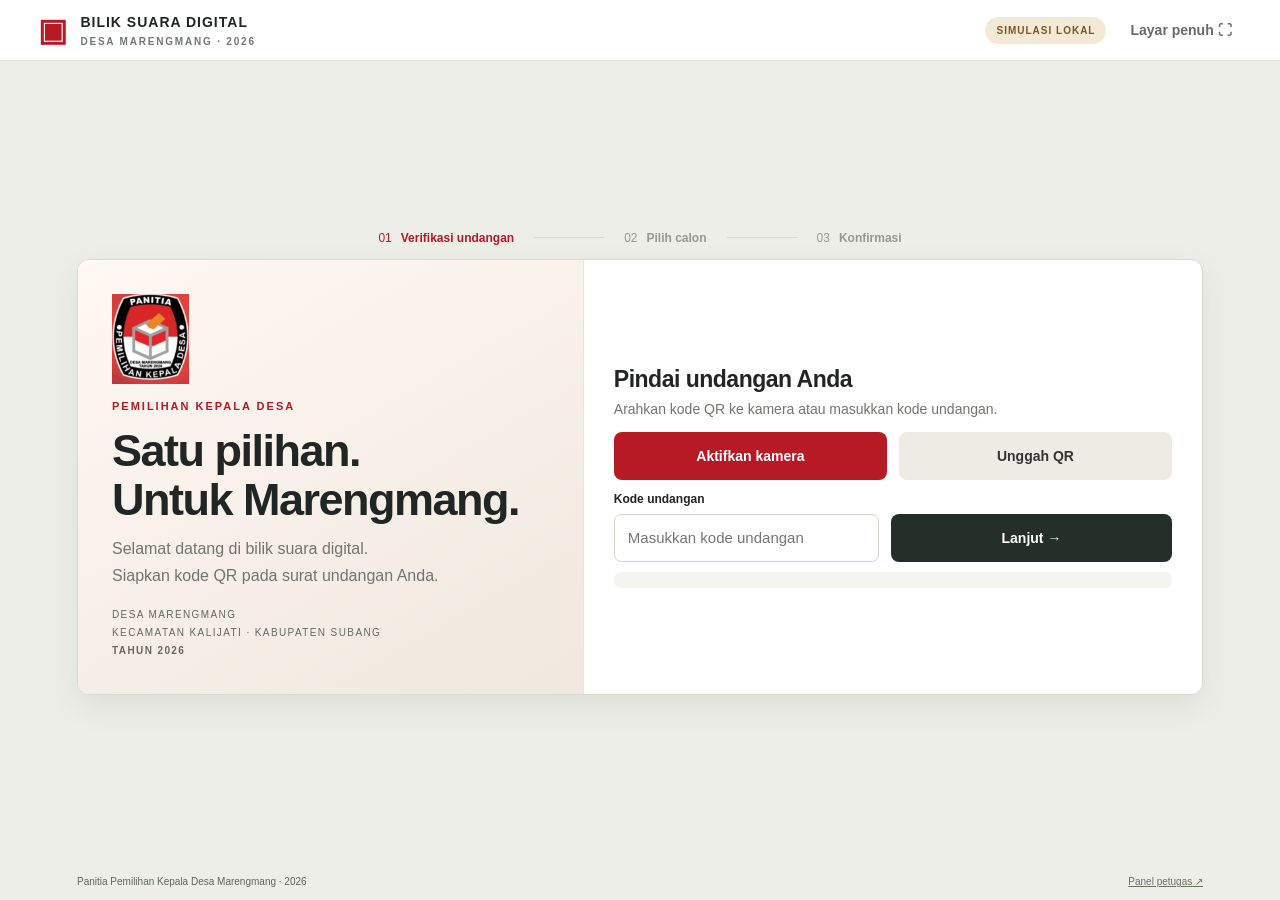
<file: index.html>
<!doctype html>
<html lang="id"><head><meta charset="utf-8"><meta name="viewport" content="width=device-width,initial-scale=1"><title>Bilik Suara Digital • Marengmang</title><meta name="theme-color" content="#b71925">
<link rel="manifest" href="manifest.webmanifest" crossorigin="use-credentials">
<link rel="icon" href="assets/app-192.png" type="image/png">
<link rel="stylesheet" href="style.css"><link rel="stylesheet" href="bilik.css?v=10"></head>
<body class="voting-kiosk">
<header class="top"><a class="brand" href="./"><span class="brand-icon">▣</span><span>BILIK SUARA DIGITAL<small>DESA MARENGMANG · 2026</small></span></a><div class="top-actions"><span id="mode" class="badge">SIMULASI LOKAL</span><button id="fullscreen" class="quiet">Layar penuh ⛶</button></div></header>
<main>
<nav class="steps" aria-label="Tahapan"><span id="step1" class="active">01 <b>Verifikasi undangan</b></span><i></i><span id="step2">02 <b>Pilih calon</b></span><i></i><span id="step3">03 <b>Konfirmasi</b></span></nav>
<section id="checkin" class="entry panel">
<div class="entry-intro"><div class="crest" role="img" aria-label="Logo Panitia Pemilihan Kepala Desa Marengmang"></div><p class="eyebrow">PEMILIHAN KEPALA DESA</p><h1>Satu pilihan.<br>Untuk Marengmang.</h1><p>Selamat datang di bilik suara digital.<br>Siapkan kode QR pada surat undangan Anda.</p><div class="location">DESA MARENGMANG<br>KECAMATAN KALIJATI · KABUPATEN SUBANG<br><b>TAHUN 2026</b></div></div>
<div class="scan-panel"><h2>Pindai undangan Anda</h2><p>Arahkan kode QR ke kamera atau masukkan kode undangan.</p><div id="scan-placeholder"><span>▦</span><p>Letakkan QR di depan kamera</p></div><div class="row"><button id="camera" class="primary">Aktifkan kamera</button><label class="button secondary">Unggah QR<input id="qr-file" type="file" accept="image/*" hidden></label></div><form id="token-form"><label for="token">Kode undangan</label><div class="row"><input id="token" autocomplete="off" spellcheck="false" placeholder="Masukkan kode undangan" required maxlength="2000"><button class="dark" type="submit">Lanjut →</button></div></form><p id="entry-error" class="error" role="alert"></p><div id="demo-tip" class="tip"></div></div>
</section>
<section id="ballot" class="panel ballot" hidden><div class="ballot-heading"><div class="crest"></div><h1>SURAT SUARA</h1><p>PEMILIHAN KEPALA DESA MARENGMANG<br>KECAMATAN KALIJATI · KABUPATEN SUBANG<br>TAHUN 2026</p></div><p class="instruction">Sentuh foto calon pilihan Anda</p><div id="candidates" class="candidates" role="group" aria-label="Daftar calon"></div><p class="selection" id="selection" aria-live="polite">Belum ada calon yang dipilih</p><div class="ballot-actions"><button id="review" class="primary wide" disabled>PILIH KANDIDAT INI</button></div></section>
<section id="success" class="panel success" hidden>
<div class="success-copy"><div class="check">✓</div><p class="eyebrow">PEMILIHAN SELESAI</p><h1>Terima kasih</h1><p id="success-text"></p></div>
<div class="receipt-preview"><div id="receipt-printer" class="receipt-printer" aria-label="Animasi printer mengeluarkan bukti QR">
<div class="printer-top"><span class="printer-led"></span><span>PRINTER BUKTI PEMILIHAN</span></div><div class="printer-slot"></div>
<div class="paper-window"><article id="vote-ticket" class="vote-ticket"><h2>BUKTI SIMULASI</h2><p>PEMILIHAN KEPALA DESA<br>MARENGMANG · 2026</p><img id="receipt-qr" alt="QR hasil pilihan simulasi" width="200" height="200"><p class="ticket-id" id="receipt-id"></p><p id="receipt-time"></p><div class="ticket-divider"></div><strong>MASUKKAN KE KOTAK SUARA</strong><small>Satu bukti untuk satu sesi simulasi.<br>Bukan surat suara resmi.</small></article></div>
<div class="printer-base"><span>▰ ▰ ▰</span><span>QR RECEIPT</span></div></div>
<p id="print-status" class="print-status" role="status" aria-live="polite">Menyiapkan bukti QR…</p></div>
<div class="ballot-box-guide"><span class="ballot-box-icon" aria-hidden="true">▣ ↓</span><div><h2>Masukkan kertas hasil pemilihan<br>ke kotak suara</h2><p>Cetak bukti QR, ambil kertas dari printer, lalu masukkan ke kotak suara yang disediakan panitia.</p></div></div>
<p class="receipt-note">Tampilan ini adalah animasi simulasi. Untuk mengeluarkan kertas sungguhan, gunakan tombol cetak dan pilih printer yang terhubung.</p>
<div class="receipt-actions"><button id="print-receipt" class="dark" disabled>Cetak bukti QR</button><button id="next" class="primary">Selesai · Pemilih berikutnya →</button></div>
</section>
</main>
<footer><span>Panitia Pemilihan Kepala Desa Marengmang · 2026</span><a href="petugas.html">Panel petugas ↗</a></footer>
<dialog id="camera-view" class="camera-view" aria-label="Pindai QR undangan"><div class="camera-toolbar"><div><strong>PINDAI QR UNDANGAN</strong><span>Arahkan QR ke kamera. Pilihan calon akan terbuka otomatis.</span></div><button id="close-camera" type="button">✕ Tutup kamera</button></div><div id="reader"></div><div class="camera-bottom"><p id="camera-status" role="status" aria-live="polite">Menyiapkan kamera…</p><p id="camera-error" role="alert"></p></div></dialog><div id="file-reader" hidden></div>
<dialog id="confirmation" aria-labelledby="confirmation-title">
  <div class="dialog-body">
    <h2 id="confirmation-title">Konfirmasi pilihan Anda</h2>
    <div id="chosen"></div>
    <p id="vote-error" class="error" role="alert"></p>
    <div class="row">
      <button id="repeat" class="primary">ULANGI</button>
      <button id="submit-vote" class="blue">PILIH</button>
    </div>
  </div>
</dialog>
<script src="config.js"></script><script src="vendor/html5-qrcode.min.js"></script><script src="vendor/qrcode.js"></script><script src="data.js?v=qr-cross-device-1"></script><script src="app.js?v=10"></script></body></html>
</file>
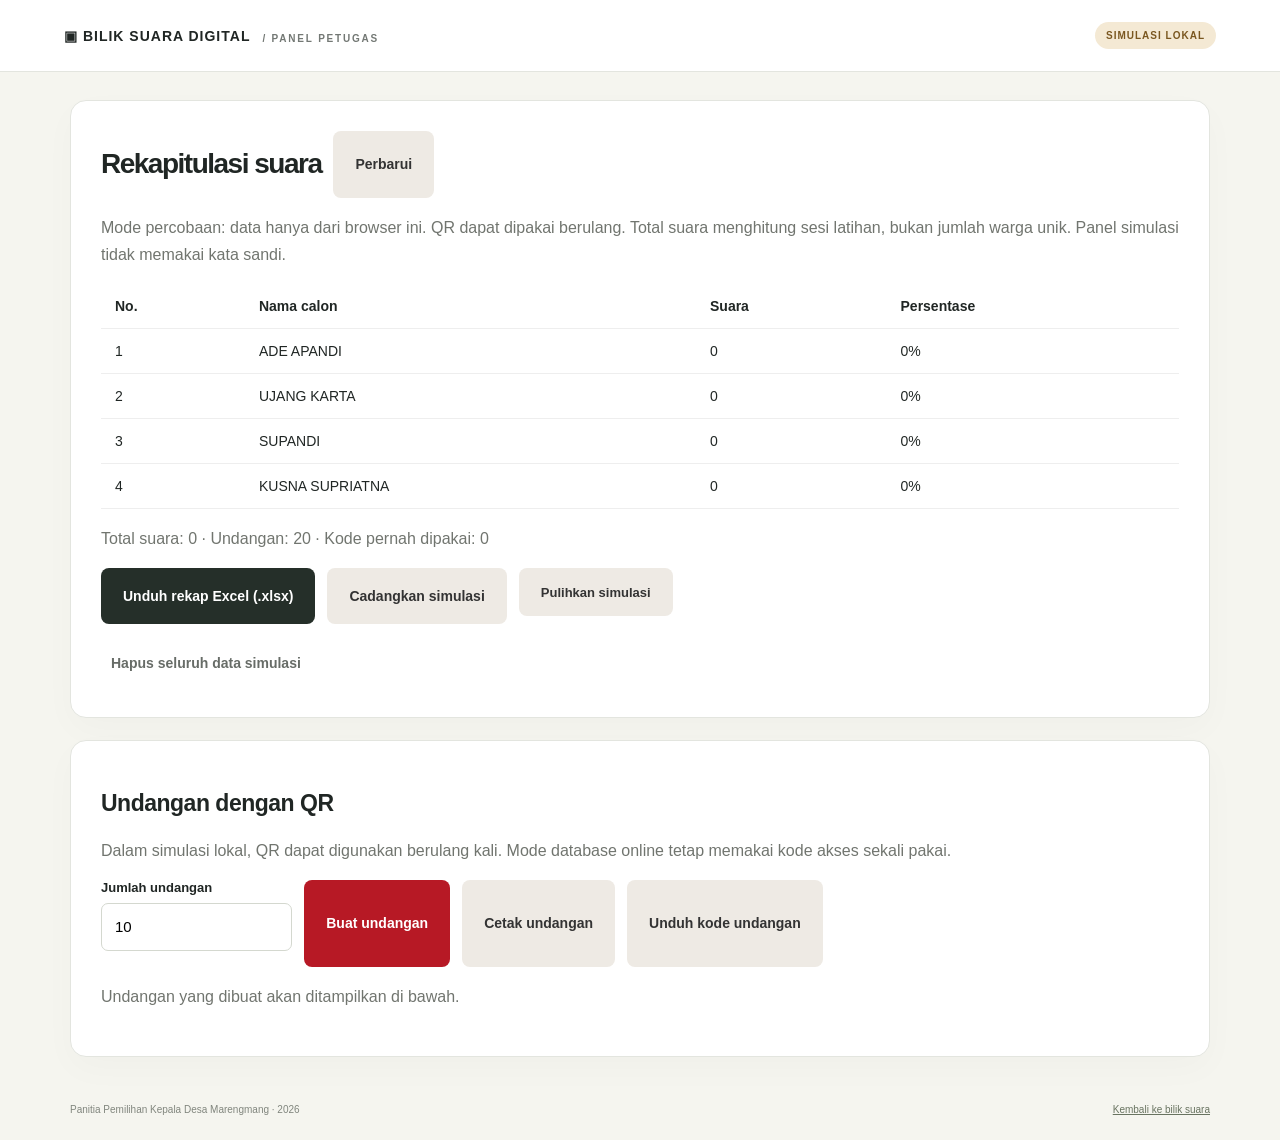
<file: petugas.html>
<!doctype html><html lang="id"><head><meta charset="utf-8"><meta name="viewport" content="width=device-width,initial-scale=1"><title>Panel Petugas • Marengmang</title><link rel="stylesheet" href="style.css"></head><body>
<header class="top"><a class="brand" href="index.html">▣ BILIK SUARA DIGITAL<small> / PANEL PETUGAS</small></a><span id="mode" class="badge"></span></header>
<main style="padding-top:28px">
<section id="login-panel" class="panel admin" hidden><h1>Masuk sebagai petugas</h1><p>Akun petugas harus didaftarkan oleh pengelola database.</p><form id="login"><label>Email<input id="email" type="email" required autocomplete="username"></label><label>Kata sandi<input id="password" type="password" required autocomplete="current-password"></label><button class="primary">Masuk</button></form></section>
<p id="error" class="error" role="alert"></p>
<div id="dashboard" hidden>
<section class="panel admin no-print"><div class="row"><h1>Rekapitulasi suara</h1><button id="refresh" class="secondary">Perbarui</button><button id="logout" class="quiet" hidden>Keluar</button></div><p id="notice"></p><table><thead><tr><th>No.</th><th>Nama calon</th><th>Suara</th><th>Persentase</th></tr></thead><tbody id="results"></tbody></table><p id="total"></p><div class="row"><button id="xlsx" class="dark">Unduh rekap Excel (.xlsx)</button><button id="backup" class="secondary">Cadangkan simulasi</button><label id="restore-label" class="button secondary">Pulihkan simulasi<input id="restore" type="file" accept=".json" hidden></label></div><div id="online-controls" class="row" hidden><button id="open-poll" class="primary">Buka pemilihan</button><button id="close-poll" class="secondary">Tutup pemilihan</button></div><button id="reset" class="quiet">Hapus seluruh data simulasi</button></section>
<section class="panel admin"><div class="no-print"><h2>Undangan dengan QR</h2><p>Dalam simulasi lokal, QR dapat digunakan berulang kali. Mode database online tetap memakai kode akses sekali pakai.</p><div class="row"><label>Jumlah undangan<input id="quantity" type="number" min="1" max="200" value="10"></label><button id="generate" class="primary">Buat undangan</button><button id="print" class="secondary">Cetak undangan</button><button id="save-tokens" class="secondary">Unduh kode undangan</button></div><p id="ticket-note">Undangan yang dibuat akan ditampilkan di bawah.</p></div><div id="tickets" class="ticket-grid"></div></section>
</div></main><footer><span>Panitia Pemilihan Kepala Desa Marengmang · 2026</span><a href="index.html">Kembali ke bilik suara</a></footer>
<script src="config.js"></script><script src="vendor/qrcode.js"></script><script src="data.js?v=qr-cross-device-1"></script><script src="xlsx-export.js"></script><script src="petugas.js"></script></body></html>
</file>
<file: style.css>
:root{--red:#b71925;--ink:#202624;--muted:#737874;--line:#e3e5df;--cream:#f5f5ef}*{box-sizing:border-box}body{margin:0;background:var(--cream);color:var(--ink);font:16px Arial,Helvetica,sans-serif}button,input,a,label{ -webkit-tap-highlight-color:transparent}button,.button{font:700 14px Arial;cursor:pointer;min-height:48px;border:0;border-radius:8px;padding:14px 22px;text-align:center;display:inline-flex;align-items:center;justify-content:center;gap:8px}button:focus-visible,a:focus-visible,.button:focus-within{outline:3px solid #1679bf;outline-offset:4px}button:disabled{cursor:not-allowed;opacity:.45}.primary{background:var(--red);color:white}.dark{background:#252f29;color:white}.secondary{background:#eeeae4;color:#333}.blue{background:#357eae;color:white}.quiet{background:transparent;color:#676c67;padding:10px}.top{display:flex;justify-content:space-between;align-items:center;padding:22px 5%;background:white;border-bottom:1px solid var(--line)}.brand{display:flex;gap:12px;align-items:center;text-decoration:none;color:var(--ink);font-weight:800;font-size:14px;letter-spacing:1px}.brand small{display:block;font-size:10px;letter-spacing:1.8px;margin-top:6px;color:var(--muted)}.brand-icon{font-size:31px;color:var(--red)}.top-actions{display:flex;align-items:center;gap:14px}.badge{font-size:10px;background:#f4e9d4;color:#7a5720;padding:8px 11px;border-radius:20px;letter-spacing:1px;font-weight:bold}main{max-width:1190px;padding:0 25px;margin:auto;min-height:calc(100vh - 164px)}.steps{display:flex;justify-content:center;align-items:center;gap:20px;padding:30px 0;color:#959990;font-size:12px}.steps span{display:flex;gap:9px;align-items:center}.steps .active{color:var(--red)}.steps i{width:70px;height:1px;background:#d5d9ce}.panel{background:white;border:1px solid var(--line);border-radius:16px;overflow:hidden;box-shadow:0 12px 35px #29322206}.entry{display:grid;grid-template-columns:1fr 1fr}.entry-intro{padding:44px;background:linear-gradient(150deg,#fff8f3,#f0e8de);position:relative;border-right:1px solid #eee2d7}.crest{width:77px;height:90px;background-image:url('assets/kandidat.JPEG');background-size:941% 509%;background-position:50% 1.8%;background-repeat:no-repeat;margin-bottom:25px}.eyebrow{font-size:11px;font-weight:800;letter-spacing:2px;color:var(--red)}h1{font-size:43px;line-height:1.1;letter-spacing:-1.5px;margin:18px 0}h2{font-size:23px;letter-spacing:-.5px}p{line-height:1.7;color:#71756f}.location{font-size:10px;line-height:1.8;letter-spacing:1.4px;margin-top:35px;color:#656960}.scan-panel{padding:30px 40px}.scan-panel h2{margin-bottom:8px}.scan-panel>p{font-size:14px;margin-top:0}.scan-panel .row>*{flex:1}.row{display:flex;gap:12px}.row input{min-width:0}.row button{white-space:nowrap}#scan-placeholder{height:172px;background:#fafbf8;border:1px dashed #cdd3c5;border-radius:10px;display:grid;place-content:center;text-align:center;margin:20px 0}#scan-placeholder span{font-size:76px;color:#69795c;line-height:1}#scan-placeholder p{font-size:11px;margin:10px 0 0}#reader{overflow:hidden;border-radius:8px}#reader video{max-height:220px}form{margin-top:23px}label{display:block;font-size:12px;font-weight:bold;margin-bottom:8px}input{border:1px solid #d4d8cf;border-radius:7px;padding:13px;font-size:15px;min-height:48px;width:100%}.tip{background:#f5f5ef;border-radius:7px;padding:12px;font-size:11px;color:#777d71;line-height:1.7}.error{color:#b71925!important;font-size:13px;min-height:0}.error:empty{display:none}footer{max-width:1190px;margin:auto;padding:25px;display:flex;justify-content:space-between;font-size:10px;color:#81867e}footer a{color:#687360}.ballot{padding:28px 34px;text-align:center;background:linear-gradient(#b71925 0,#fff 120px)}.ballot-heading .crest{margin:0 auto 10px;width:57px;height:67px}.ballot h1{font-size:22px;letter-spacing:1px;margin:7px 0}.ballot-heading p{font-weight:800;font-size:12px;line-height:1.5;color:#252923;margin:7px}.instruction{font-size:13px;margin:18px 0}.candidates{display:grid;grid-template-columns:repeat(4,1fr);gap:22px;max-width:940px;margin:auto}.candidate{display:block;padding:0;border:2px solid #242823;border-radius:0;background:#fff;color:#111;width:100%;position:relative;transition:box-shadow .15s,transform .15s}.candidate[aria-pressed=true]{outline:5px solid #4388b9;outline-offset:4px;transform:translateY(-3px)}.candidate .number{display:block;font-size:32px;line-height:1.2;border-bottom:2px solid #292b26;padding:4px}.portrait{display:block;width:100%;aspect-ratio:250/292;background-image:url('assets/kandidat.JPEG');background-size:640% 348.63%;background-position:var(--x) 83.47%}.candidate .name{display:flex;align-items:center;justify-content:center;min-height:42px;border-top:2px solid #292b26;font-size:clamp(10px,1.35vw,18px);font-weight:900;padding:4px;white-space:nowrap}.selection{font-size:12px;min-height:20px;margin-top:20px}.wide{width:100%;border-radius:4px;letter-spacing:1px}.back{font-size:12px;margin-top:6px}.success{text-align:center;padding:70px 24px}.check{border-radius:50%;background:#e8f3df;color:#548733;font-size:40px;width:80px;height:80px;line-height:80px;margin:auto auto 25px}.success h1{font-size:40px}.success button{margin-top:20px}dialog{border:1px solid #dbe1d4;border-radius:14px;max-width:550px;width:calc(100% - 32px);padding:0;box-shadow:0 20px 100px #0003}dialog::backdrop{background:#15271ed1}.dialog-body{padding:28px;text-align:center}.dialog-body h2{line-height:1.4}.dialog-body .candidate{width:175px;margin:24px auto}.dialog-body .name{font-size:13px}.dialog-body .row>*{flex:1}.dialog-body>p{font-size:13px}[hidden]{display:none!important}.admin{padding:30px;margin-bottom:22px}.admin h1{font-size:28px}.admin .row{flex-wrap:wrap;margin-bottom:15px}.admin table{width:100%;border-collapse:collapse}.admin th,.admin td{text-align:left;padding:14px;border-bottom:1px solid #eee;font-size:14px}.ticket-grid{display:grid;grid-template-columns:repeat(3,1fr);gap:15px}.ticket{border:1px dashed #bbb;padding:18px;text-align:center;break-inside:avoid}.ticket img{width:145px;height:145px}.ticket code{font-size:10px;word-break:break-all}.admin textarea{width:100%;min-height:120px}.admin label input{margin:8px 0}.admin label{font-size:13px}
@media(max-width:700px){.top{padding:14px 18px}.top .quiet{display:none}.brand{font-size:11px}.brand small{font-size:8px}.badge{font-size:8px}.steps{gap:8px;padding:22px 0;font-size:10px}.steps i{width:13px}.steps span{gap:4px}main{padding:0 14px}.entry{grid-template-columns:1fr}.entry-intro{padding:25px}.entry-intro .crest{float:right}.entry-intro h1{font-size:32px}.location{margin-top:15px}.scan-panel{padding:20px}.ballot{padding:22px 14px}.candidates{grid-template-columns:repeat(2,1fr);gap:20px}.candidate .name{font-size:13px}.candidate .number{font-size:26px}.portrait{aspect-ratio:250/292}.ticket-grid{grid-template-columns:1fr 1fr}footer{gap:15px}.admin{padding:20px}}
@media print{.top,.steps,footer,.no-print{display:none!important}body,main{background:white;margin:0;padding:0;max-width:none}.panel{border:0;box-shadow:none}.ticket-grid{grid-template-columns:repeat(3,1fr)}.ticket{margin-bottom:12px}.admin{padding:0}.ticket img{width:125px;height:125px}}

.portrait.avatar{background-size:cover;background-position:center;background-repeat:no-repeat}
.simulation-note{font-size:12px;color:#7b4f21;background:#fff1dc;border-radius:6px;padding:8px 12px;max-width:940px;margin:14px auto}

/* Pemindai memenuhi viewport; video tetap proporsional dan QR tidak terpotong. */
.camera-view{position:fixed;inset:0;margin:0;width:100vw;max-width:none;height:100vh;height:100dvh;max-height:none;border:0;border-radius:0;padding:0;background:#080c0a;color:white;overflow:hidden}
.camera-view::backdrop{background:#080c0a}
.camera-toolbar{position:absolute;inset:0 0 auto;z-index:3;display:flex;align-items:center;justify-content:space-between;gap:15px;padding:calc(18px + env(safe-area-inset-top)) 24px 18px;background:linear-gradient(#000c,#0000)}
.camera-toolbar strong{font-size:15px;letter-spacing:1px}.camera-toolbar span{display:block;font-size:12px;color:#e4e9e4;margin-top:7px}.camera-toolbar button{background:#ffffffed;color:#222;flex-shrink:0}
.camera-view #reader{position:absolute!important;inset:0;width:100%!important;height:100%!important;border:0!important;border-radius:0;background:#080c0a}
.camera-view #reader video{width:100%!important;height:100%!important;max-height:none!important;object-fit:contain;display:block}
.camera-bottom{position:absolute;inset:auto 0 0;z-index:3;text-align:center;padding:20px 20px calc(20px + env(safe-area-inset-bottom));background:linear-gradient(#0000,#000d);pointer-events:none}
.camera-bottom p{color:white;margin:6px auto;font-size:15px;max-width:700px}.camera-bottom #camera-error{color:#fff1ab;font-weight:bold}
@media(max-width:600px){.camera-toolbar{padding-left:14px;padding-right:14px;align-items:flex-start}.camera-toolbar strong{font-size:12px}.camera-toolbar span{max-width:210px;line-height:1.5}.camera-toolbar button{font-size:12px;padding:10px;min-height:42px}}

/* Bukti QR keluar dari celah printer setelah suara berhasil tersimpan. */
.success{padding:30px 20px}.success .check{width:48px;height:48px;line-height:48px;font-size:28px;margin-bottom:12px}.success h1{font-size:32px;margin:10px 0}.success-copy p{margin:7px 0}
.receipt-printer{position:relative;width:min(360px,100%);margin:25px auto 12px;padding-top:58px;isolation:isolate}
.printer-top{position:absolute;top:0;left:0;right:0;height:70px;border-radius:18px 18px 5px 5px;background:linear-gradient(140deg,#47534f,#202b28);color:#dce5df;display:flex;align-items:flex-start;justify-content:center;gap:10px;padding:19px 12px;font-size:10px;letter-spacing:1px;box-shadow:0 8px 22px #0002;z-index:4}
.printer-led{width:7px;height:7px;background:#83e6a7;border-radius:50%;box-shadow:0 0 7px #83e6a7;margin-top:2px}.printer-slot{position:absolute;top:47px;left:20px;right:20px;height:13px;border-radius:7px;background:#080e0b;z-index:5;box-shadow:inset 0 2px 3px #000}
.paper-window{position:relative;overflow:hidden;padding:0 32px 12px;z-index:3}
.vote-ticket{background:white;padding:19px 15px 17px;box-shadow:0 3px 12px #182e2526;border:1px solid #e0e5dc;text-align:center;position:relative}
.vote-ticket h2{font-size:14px;letter-spacing:1px;margin:0 0 8px}.vote-ticket p{font-size:9px;line-height:1.5;color:#434a45;margin:6px 0}.vote-ticket img{display:block;width:200px;max-width:100%;height:auto;image-rendering:pixelated;margin:6px auto}.vote-ticket .ticket-id{font-size:8px;overflow-wrap:anywhere}.vote-ticket strong{font-size:10px;display:block}.vote-ticket small{display:block;font-size:8px;color:#626b65;line-height:1.5;margin-top:8px}.ticket-divider{border-top:1px dashed #bfc6bf;margin:12px 0}
.printer-base{position:absolute;top:61px;left:0;right:0;height:103px;background:linear-gradient(#303d37,#17221d);border-radius:0 0 20px 20px;z-index:1;display:flex;justify-content:space-between;align-items:flex-end;padding:15px 10px;color:#92a398;font-size:8px}.printing .vote-ticket{animation:receipt-feed 2.5s ease-out both}.printing .printer-led{animation:printer-blink .4s 6 alternate}
@keyframes receipt-feed{from{transform:translateY(-103%)}to{transform:translateY(0)}}@keyframes printer-blink{to{opacity:.25}}
.print-status{font-size:12px!important;color:#62705f!important}.ballot-box-guide{display:flex;gap:15px;justify-content:center;align-items:center;text-align:left;margin:20px auto 12px;max-width:650px;background:#f0f5eb;border:1px solid #dce7d4;border-radius:12px;padding:19px}.ballot-box-guide h2{font-size:19px;line-height:1.35;margin:0}.ballot-box-guide p{font-size:12px;margin:8px 0 0}.ballot-box-icon{font-size:38px;color:#58724a;white-space:nowrap}.receipt-note{max-width:620px;font-size:11px;margin:12px auto;line-height:1.6}.receipt-actions{display:flex;justify-content:center;gap:12px;flex-wrap:wrap}.success .receipt-actions button{margin-top:8px}
@media(prefers-reduced-motion:reduce){.printing .vote-ticket,.printing .printer-led{animation:none}}
@media print{body:has(#success:not([hidden])) .top,body:has(#success:not([hidden])) .steps,body:has(#success:not([hidden])) footer,body:has(#success:not([hidden])) .success-copy,body:has(#success:not([hidden])) .print-status,body:has(#success:not([hidden])) .ballot-box-guide,body:has(#success:not([hidden])) .receipt-note,body:has(#success:not([hidden])) .receipt-actions,body:has(#success:not([hidden])) .printer-top,body:has(#success:not([hidden])) .printer-slot,body:has(#success:not([hidden])) .printer-base{display:none!important}
body:has(#success:not([hidden])) .success{padding:0!important}body:has(#success:not([hidden])) .receipt-printer{width:72mm;margin:0 auto;padding:0}body:has(#success:not([hidden])) .paper-window{overflow:visible;padding:0}body:has(#success:not([hidden])) .vote-ticket{animation:none!important;transform:none!important;border:0;box-shadow:none;padding:4mm}body:has(#success:not([hidden])) .vote-ticket img{width:50mm;height:50mm}}
</file>
<file: bilik.css>
/* Tata letak layar bilik suara. Panel petugas memakai style.css. */
@media print {
  .receipt-preview { display: contents; }
}

@media screen {
  .voting-kiosk {
    min-height: 100vh;
    min-height: 100dvh;
    display: flex;
    flex-direction: column;
    background: #eeeee8;
  }

  .voting-kiosk > .top { padding: 6px clamp(14px, 3vw, 44px); }
  .voting-kiosk > main {
    width: 100%;
    padding-inline: clamp(12px, 3vw, 32px);
    min-height: 0;
    margin: 0 auto;
    flex: 1;
    display: grid;
    align-content: center;
    gap: 12px;
    padding-block: 10px;
  }
  .voting-kiosk > footer {
    width: 100%;
    padding: 8px clamp(14px, 3vw, 32px);
    align-items: center;
    color: #5d675a;
  }
  .voting-kiosk > footer a { padding-block: 5px; }
  .voting-kiosk .steps { padding: 2px 0; }
  .voting-kiosk .panel {
    border-radius: 12px;
    border-color: #d6dbd1;
    box-shadow: 0 12px 32px #25342714;
  }

  .voting-kiosk .entry-intro {
    display: grid;
    align-content: center;
    padding: clamp(16px, 3vw, 34px);
  }
  .voting-kiosk .entry-intro .crest { margin: 0 0 8px; }
  .voting-kiosk .entry-intro h1 { font-size: clamp(27px, 4vw, 45px); margin: 5px 0; }
  .voting-kiosk .entry-intro p { margin: 5px 0; }
  .voting-kiosk .location { margin-top: 12px; }
  .voting-kiosk .scan-panel { padding: clamp(16px, 3vw, 30px); align-self: center; }
  .voting-kiosk .scan-panel h2 { margin: 0 0 5px; }
  .voting-kiosk .scan-panel > p { margin: 0 0 10px; }
  .voting-kiosk #scan-placeholder { display: none; }
  .voting-kiosk #token-form { margin: 12px 0 0; }
  .voting-kiosk .scan-panel .button { margin: 0; }
  .voting-kiosk .tip { margin-top: 10px; padding: 8px 10px; }
  .voting-kiosk #entry-error:not(:empty) { margin-top: 8px; }

  .voting-kiosk .ballot {
    background: white;
    border-top: 4px solid var(--red);
    padding: 12px clamp(10px, 2vw, 24px);
  }
  .voting-kiosk .ballot-heading {
    display: grid;
    grid-template-columns: auto auto;
    justify-content: center;
    align-items: center;
    column-gap: 12px;
    text-align: left;
  }
  .voting-kiosk .ballot-heading .crest {
    grid-row: span 2;
    width: 38px;
    height: 45px;
    margin: 0;
  }
  .voting-kiosk .ballot-heading h1 { align-self: end; margin: 0; }
  .voting-kiosk .ballot-heading p { margin: 3px 0 0; line-height: 1.35; }
  .voting-kiosk .instruction { margin: 8px 0 10px; }
  .voting-kiosk .candidates {
    gap: clamp(7px, 1.6vw, 18px);
    grid-template-columns: repeat(4, minmax(0, 1fr));
    max-width: min(940px, 140vh);
    max-width: min(940px, 140dvh);
  }
  .voting-kiosk .candidate { overflow: hidden; border-radius: 8px; }
  .voting-kiosk .candidate .number { font-size: 23px; padding: 2px; }
  .voting-kiosk .candidate .name {
    min-height: 33px;
    white-space: normal;
    line-height: 1.15;
    font-size: clamp(10px, 1.5vw, 15px);
  }
  .voting-kiosk .candidate[aria-pressed=true] { outline-width: 3px; outline-offset: 2px; transform: none; }
  .voting-kiosk .selection { margin: 8px 0 5px; }
  .voting-kiosk .ballot-actions .wide { width: 100%; }

  .voting-kiosk #confirmation {
    position: fixed;
    inset: 0;
    width: 100%;
    height: 100%;
    height: 100dvh;
    max-width: none;
    max-height: none;
    margin: 0;
    border: 0;
    border-radius: 0;
    background: #f3f3ef;
  }
  .voting-kiosk #confirmation .dialog-body {
    min-height: 100%;
    height: 100%;
    display: grid;
    grid-template-rows: auto minmax(180px, 1fr) auto auto;
    gap: clamp(5px, 1.4vh, 12px);
    padding: clamp(8px, 2vh, 18px) clamp(10px, 4vw, 44px);
  }
  .voting-kiosk #confirmation h2 {
    margin: 0;
    font-size: clamp(18px, 3vw, 30px);
    line-height: 1.2;
  }
  .voting-kiosk #chosen {
    min-width: 0;
    display: grid;
    place-items: center;
    container-type: size;
  }
  .voting-kiosk #chosen .candidate {
    /* Pertahankan rasio foto, dengan ruang untuk nomor dan nama calon. */
    width: min(100%, max(88px, calc((100vh - 180px) * .85)));
    width: min(100cqw, max(88px, calc((100cqh - 70px) * .85)));
    margin: 0;
  }
  .voting-kiosk #chosen .number { font-size: 22px; }
  .voting-kiosk #chosen .name { min-height: 33px; }
  .voting-kiosk #confirmation #vote-error { margin: 0; }
  .voting-kiosk #confirmation .row {
    width: min(100%, 740px);
    margin: 0 auto;
  }

  .voting-kiosk .success {
    display: grid;
    grid-template: "intro preview" auto "guide preview" auto "note preview" auto "actions preview" auto / minmax(0, 1fr) minmax(220px, .8fr);
    align-items: center;
    gap: 6px clamp(16px, 4vw, 48px);
    padding: 15px clamp(14px, 3vw, 32px);
    text-align: left;
  }
  .voting-kiosk .success-copy { grid-area: intro; }
  .voting-kiosk .success .check { margin: 0 0 6px; width: 36px; height: 36px; line-height: 36px; font-size: 22px; }
  .voting-kiosk .success h1 { font-size: 29px; margin: 5px 0; }
  .voting-kiosk .success-copy p { margin: 3px 0; }
  .voting-kiosk .receipt-preview { grid-area: preview; text-align: center; min-width: 0; }
  .voting-kiosk .receipt-printer { width: min(290px, 100%); margin: 0 auto; }
  .voting-kiosk .paper-window { padding-inline: 16px; padding-bottom: 5px; }
  .voting-kiosk .vote-ticket { padding: 9px 7px; }
  .voting-kiosk .vote-ticket h2, .voting-kiosk .vote-ticket p { margin: 2px 0; }
  .voting-kiosk .vote-ticket img { width: clamp(112px, 24dvh, 176px); margin: 3px auto; }
  .voting-kiosk .ticket-divider { margin: 5px 0; }
  .voting-kiosk .vote-ticket small { margin-top: 3px; }
  .voting-kiosk .print-status { margin: 2px 0 0; }
  .voting-kiosk .ballot-box-guide { grid-area: guide; justify-content: start; margin: 0; padding: 10px; }
  .voting-kiosk .ballot-box-guide h2 { font-size: 16px; }
  .voting-kiosk .ballot-box-guide p { margin: 3px 0 0; }
  .voting-kiosk .receipt-note { grid-area: note; margin: 0; }
  .voting-kiosk .receipt-actions { grid-area: actions; justify-content: start; gap: 6px; }
  .voting-kiosk .receipt-actions button { margin: 0; padding-inline: 12px; }
}

@media screen and (min-width: 600px) {
  .voting-kiosk .entry { grid-template-columns: minmax(0, .9fr) minmax(0, 1.1fr); }
  .voting-kiosk .top #fullscreen { display: inline-flex; }
}

@media screen and (max-width: 599px) {
  .voting-kiosk .entry-intro .location { display: none; }
  .voting-kiosk .candidates { grid-template-columns: repeat(2, minmax(0, 1fr)); max-width: min(330px, 45dvh); }
  .voting-kiosk .success { grid-template: "intro" "preview" "guide" "note" "actions" / minmax(0, 1fr); }
  .voting-kiosk .receipt-actions button { flex: 1; }
}

@media screen and (max-height: 650px) and (min-width: 600px) {
  .voting-kiosk > .top { padding-block: 3px; }
  .voting-kiosk > footer { padding-block: 1px; }
  .voting-kiosk > main { padding-block: 5px; gap: 7px; }
  .voting-kiosk .entry-intro, .voting-kiosk .scan-panel { padding: 13px 18px; }
  .voting-kiosk .entry-intro .crest { width: 46px; height: 54px; }
  .voting-kiosk .entry-intro h1 { font-size: clamp(24px, 3.5vw, 33px); }
  .voting-kiosk .entry-intro .location { display: none; }
  .voting-kiosk .ballot { padding-block: 8px; }
  .voting-kiosk .ballot-heading h1 { font-size: 18px; letter-spacing: .5px; }
  .voting-kiosk .ballot-heading p { font-size: 10px; }
  .voting-kiosk .ballot-heading .crest { width: 33px; height: 39px; }
  .voting-kiosk .instruction { margin: 4px 0 8px; }
  .voting-kiosk .candidates { max-width: max(330px, calc(295dvh - 1050px)); }
  .voting-kiosk .candidate .number { font-size: 18px; }
  .voting-kiosk .candidate .name { min-height: 28px; }
  .voting-kiosk .success { padding-block: 8px; }
  .voting-kiosk .ballot-box-guide { padding: 7px; }
  .voting-kiosk .receipt-note { display: none; }
  .voting-kiosk .receipt-actions button { padding-inline: 8px; }
}

@media screen and (max-height: 520px) and (min-width: 600px) {
  .voting-kiosk .top #fullscreen { min-height: 40px; }
  .voting-kiosk .vote-ticket small { display: none; }
  .voting-kiosk .success .check { width: 28px; height: 28px; line-height: 28px; }
}
</file>
